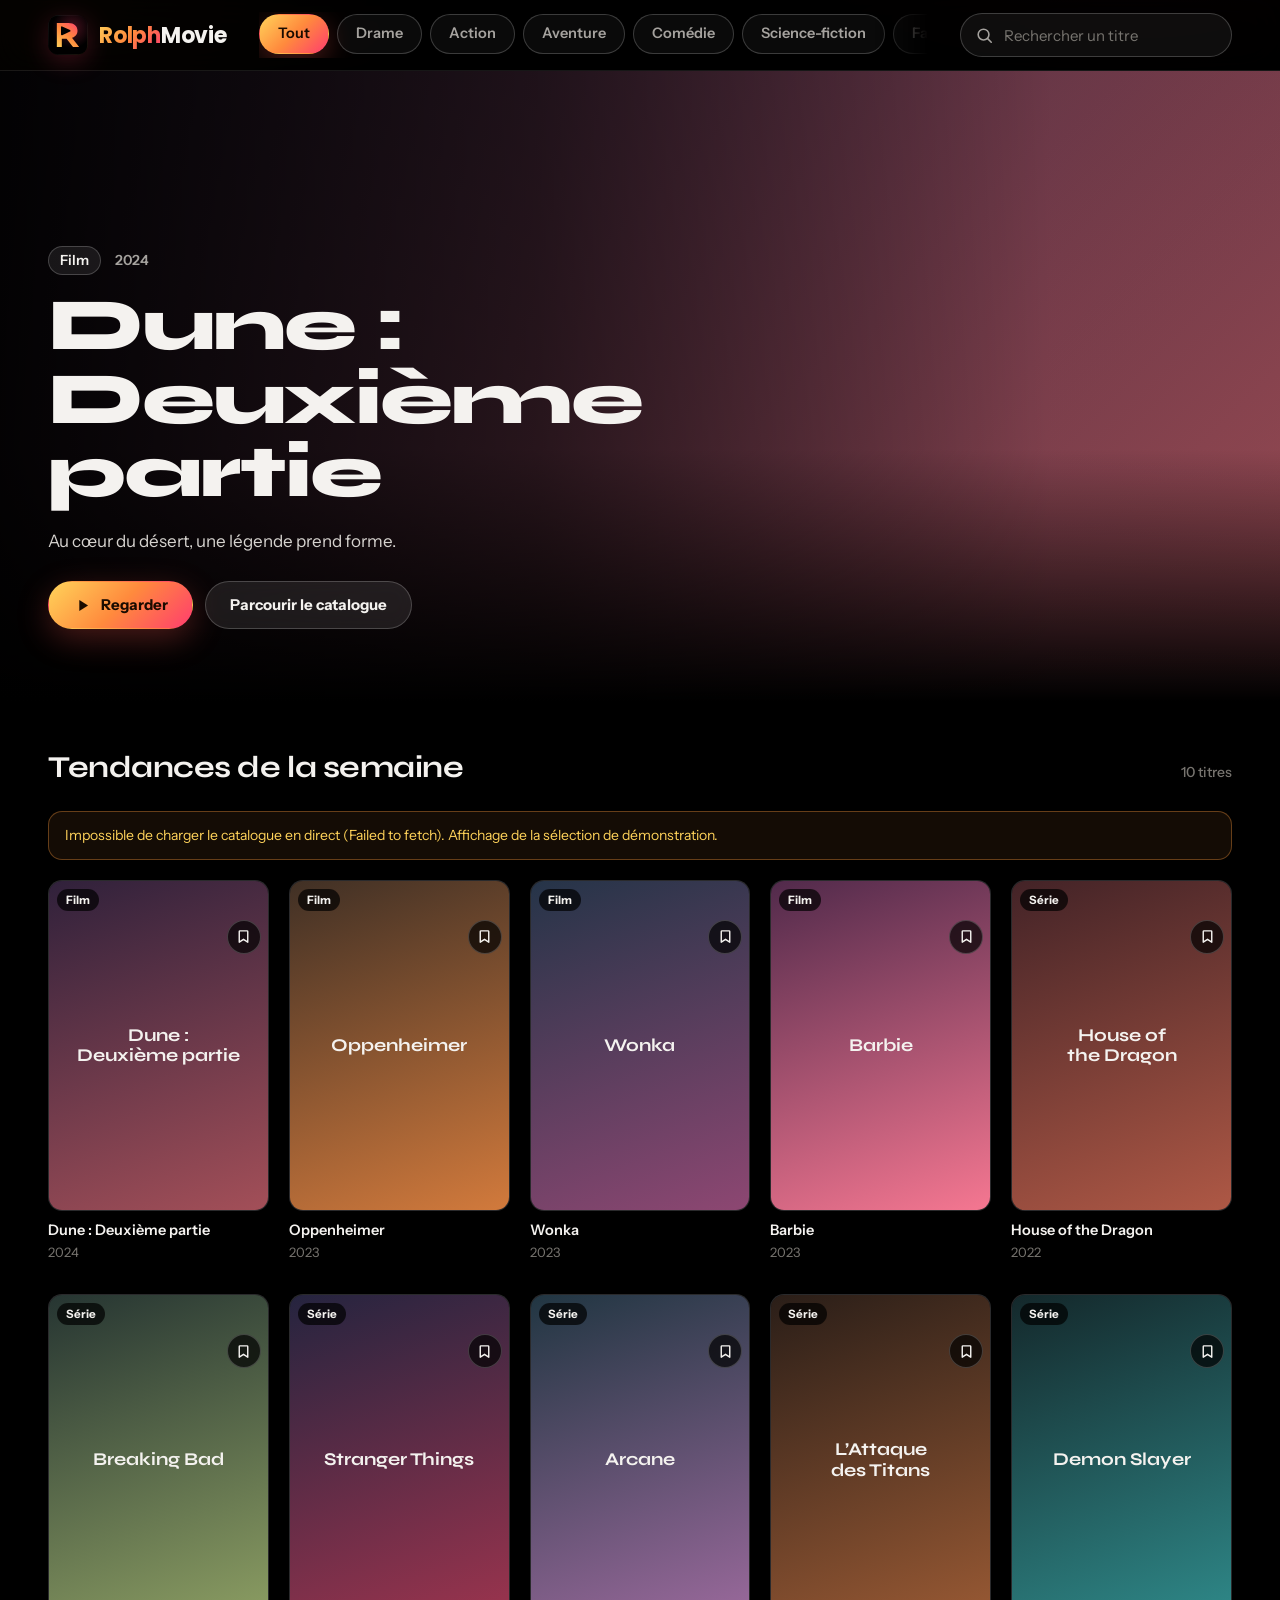
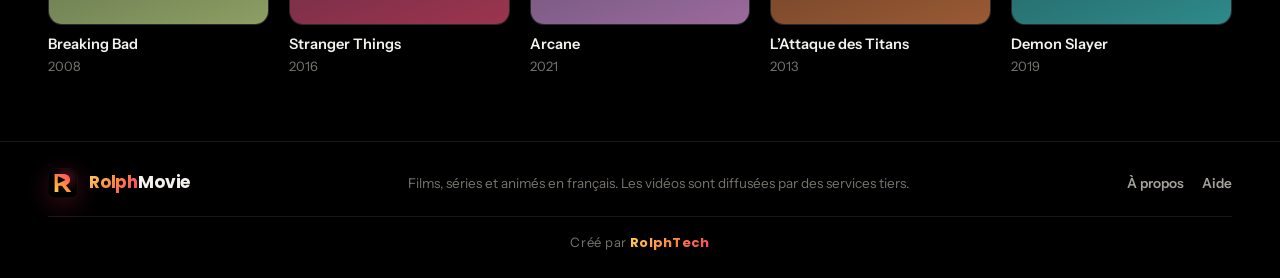
<file: index.html>
<!doctype html>
<html lang="fr">
<head>
  <meta charset="utf-8">
  <meta name="viewport" content="width=device-width, initial-scale=1, viewport-fit=cover">
  <meta name="theme-color" content="#000000">
  <meta name="description" content="RolphMovie : films, séries et animés en français, à regarder où que vous soyez.">
  <meta property="og:type" content="website">
  <meta property="og:title" content="RolphMovie">
  <meta property="og:description" content="Films, séries et animés en français, à regarder où que vous soyez.">
  <meta property="og:image" content="logo-512.png">
  <title>RolphMovie — Films, séries et animés en français</title>
  <link rel="icon" href="logo.svg" type="image/svg+xml">
  <link rel="apple-touch-icon" href="logo-192.png">
  <link rel="preconnect" href="https://image.tmdb.org">
  <link rel="preconnect" href="https://fonts.googleapis.com">
  <link rel="preconnect" href="https://fonts.gstatic.com" crossorigin>
  <link rel="stylesheet" href="https://fonts.googleapis.com/css2?family=Instrument+Sans:wght@400;500;600;700&family=Poppins:wght@600;700&family=Syne:wght@700;800&display=swap">
  <script>try{if(sessionStorage.getItem("rolph:splash-seen")==="1")document.documentElement.classList.add("no-splash")}catch(e){}</script>
  <link rel="stylesheet" href="style.css">
  <script src="config.js" defer></script>
  <script src="app.js" defer></script>
</head>
<body>
  <div class="splash-screen" id="splash-screen" role="status" aria-live="polite" aria-label="Chargement de RolphMovie">
    <div class="splash-content">
      <img class="splash-logo" src="logo.svg" alt="" width="104" height="104">
      <span class="splash-brand"><b>Rolph</b><span class="movie">Movie</span></span>
      <span class="splash-spinner" aria-hidden="true"></span>
    </div>
  </div>

  <header class="topbar" data-app-content inert aria-hidden="true">
    <a class="brand" href="index.html" aria-label="RolphMovie, accueil">
      <img class="brand-mark" src="logo.svg" alt="" width="40" height="40">
      <span class="brand-word"><b>Rolph</b><span class="movie">Movie</span></span>
    </a>
    <nav class="genre-rail" id="genre-rail" aria-label="Catégories"></nav>
    <nav class="main-nav" aria-label="Navigation principale" hidden>
      <button class="nav-link is-active" data-view="home" type="button">Accueil</button>
      <button class="nav-link" data-view="movie" type="button">Films</button>
      <button class="nav-link" data-view="tv" type="button">Séries</button>
      <button class="nav-link" data-view="anime" type="button">Animés</button>
      <button class="nav-link" data-view="new" type="button">Nouveautés</button>
      <button class="nav-link" data-view="top" type="button">Mieux notés</button>
      <button class="nav-link" data-view="list" type="button">Ma liste</button>
    </nav>
    <form class="search-form" role="search">
      <label class="sr-only" for="search-input">Rechercher un film, une série ou un animé</label>
      <svg viewBox="0 0 24 24" aria-hidden="true"><circle cx="10.8" cy="10.8" r="6.8"></circle><path d="m16 16 4.5 4.5"></path></svg>
      <input id="search-input" type="search" placeholder="Rechercher un titre" autocomplete="off">
      <button class="clear-search" type="button" aria-label="Effacer la recherche" hidden>×</button>
    </form>
  </header>

  <main data-app-content inert aria-hidden="true">
    <h1 class="sr-only">RolphMovie</h1>

    <section class="billboard" id="billboard" aria-labelledby="billboard-title">
      <div class="billboard-media" id="billboard-media" aria-hidden="true"></div>
      <div class="billboard-copy">
        <div class="billboard-meta" id="billboard-meta"></div>
        <h2 id="billboard-title">Films, séries et animés en français</h2>
        <p class="billboard-overview" id="billboard-overview">Choisissez un titre et lancez la lecture en un clic.</p>
        <div class="billboard-actions">
          <button class="button button-primary" id="billboard-play" type="button" hidden>
            <svg viewBox="0 0 24 24" aria-hidden="true"><path d="m8 5 11 7-11 7z"></path></svg>
            Regarder
          </button>
          <button class="button button-ghost" id="explore-button" type="button">Parcourir le catalogue</button>
        </div>
      </div>
    </section>

    <div class="shell">
      <div class="catalogue-heading">
        <h2 id="section-title">Tendances de la semaine</h2>
        <span class="catalogue-count" id="catalogue-count"></span>
      </div>
      <div class="notice" id="status-message" role="status" aria-live="polite" hidden></div>
      <section class="catalogue" id="catalogue" aria-label="Catalogue de films, séries et animés"></section>
    </div>
  </main>

  <footer class="footer" data-app-content inert aria-hidden="true">
    <a class="brand brand-small" href="index.html" aria-label="RolphMovie, accueil">
      <img class="brand-mark" src="logo.svg" alt="" width="30" height="30">
      <span class="brand-word"><b>Rolph</b><span class="movie">Movie</span></span>
    </a>
    <p>Films, séries et animés en français. Les vidéos sont diffusées par des services tiers.</p>
    <nav class="footer-links" aria-label="Informations"><a href="apropos.html">À propos</a><a href="aide.html">Aide</a></nav>
    <p class="footer-credit">Créé par <strong>RolphTech</strong></p>
  </footer>
</body>
</html>
</file>
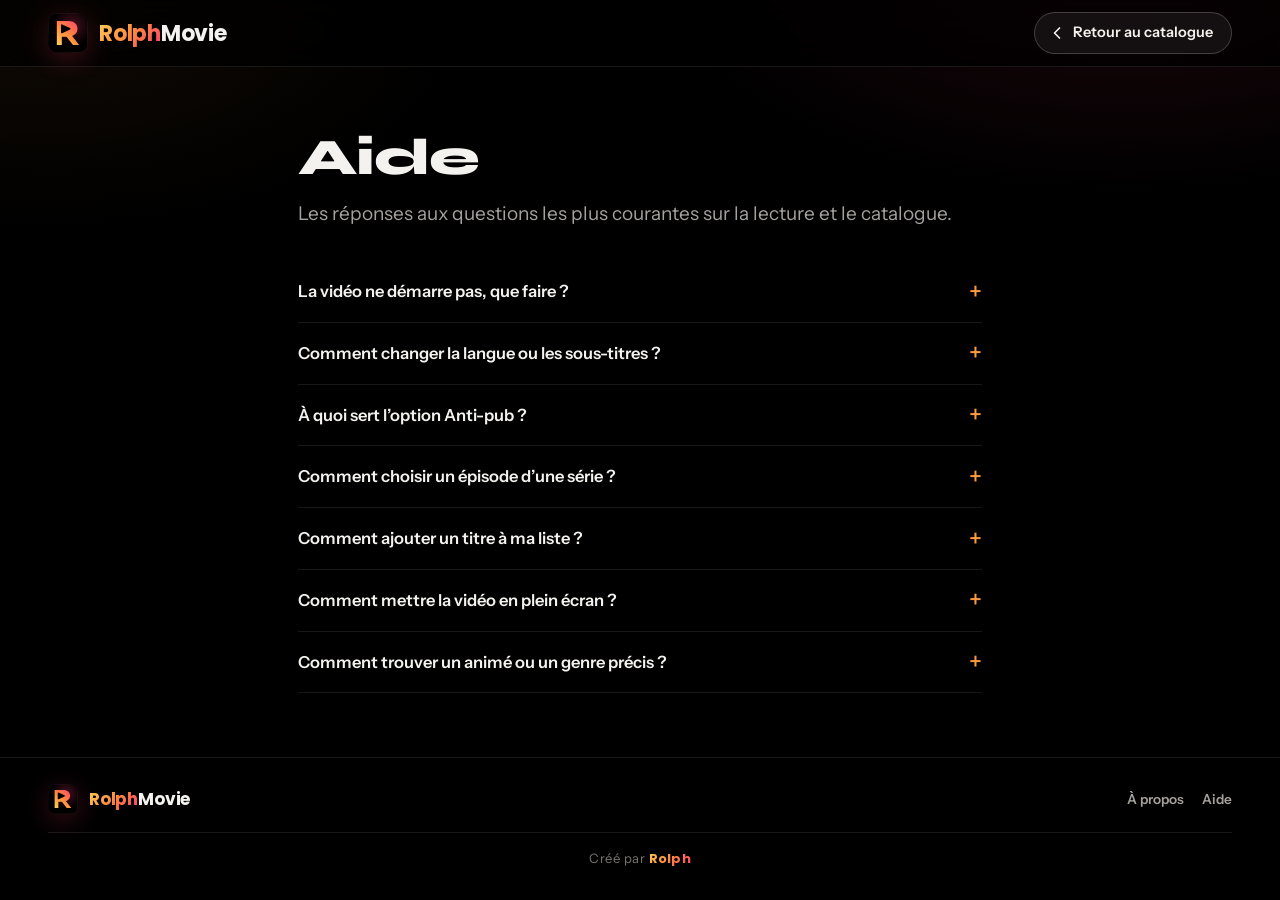
<file: aide.html>
<!doctype html>
<html lang="fr">
<head>
  <meta charset="utf-8">
  <meta name="viewport" content="width=device-width, initial-scale=1, viewport-fit=cover">
  <meta name="theme-color" content="#000000">
  <meta name="description" content="Aide RolphMovie : lecture, sources, sous-titres et ma liste.">
  <title>Aide — RolphMovie</title>
  <link rel="icon" href="logo.svg" type="image/svg+xml">
  <link rel="apple-touch-icon" href="logo-192.png">
  <link rel="preconnect" href="https://fonts.googleapis.com">
  <link rel="preconnect" href="https://fonts.gstatic.com" crossorigin>
  <link rel="stylesheet" href="https://fonts.googleapis.com/css2?family=Instrument+Sans:wght@400;500;600;700&family=Poppins:wght@600;700&family=Syne:wght@700;800&display=swap">
  <link rel="stylesheet" href="style.css">
</head>
<body>
  <header class="topbar player-topbar">
    <a class="brand" href="index.html" aria-label="RolphMovie, accueil">
      <img class="brand-mark" src="logo.svg" alt="" width="40" height="40">
      <span class="brand-word"><b>Rolph</b><span class="movie">Movie</span></span>
    </a>
    <a class="back-button" href="index.html">
      <svg viewBox="0 0 24 24" aria-hidden="true"><path d="m15 18-6-6 6-6"/></svg>
      <span>Retour au catalogue</span>
    </a>
  </header>
  <main class="info-page">
    <h1>Aide</h1>
    <p class="lead">Les réponses aux questions les plus courantes sur la lecture et le catalogue.</p>
    <div class="faq">
      <details><summary>La vidéo ne démarre pas, que faire ?</summary><p>Ouvrez le menu Source sous le lecteur et choisissez une autre source. Toutes les sources n’ont pas tous les titres.</p></details>
      <details><summary>Comment changer la langue ou les sous-titres ?</summary><p>Sous le lecteur, le menu Langue propose les sous-titres français, anglais ou la version originale sans sous-titres. Si la langue ne change pas, essayez une autre source.</p></details>
      <details><summary>À quoi sert l’option Anti-pub ?</summary><p>Elle bloque les fenêtres publicitaires ouvertes par certains lecteurs. Certaines sources refusent de fonctionner avec elle : désactivez-la si la vidéo ne se lance pas.</p></details>
      <details><summary>Comment choisir un épisode d’une série ?</summary><p>Sur la page de lecture d’une série, choisissez la saison et l’épisode dans les menus, puis touchez « Lire l’épisode ».</p></details>
      <details><summary>Comment ajouter un titre à ma liste ?</summary><p>Touchez le signet sur l’affiche d’un titre. Retrouvez-le ensuite dans l’onglet Ma liste. La liste est enregistrée sur cet appareil et ne se synchronise pas entre appareils.</p></details>
      <details><summary>Comment mettre la vidéo en plein écran ?</summary><p>Utilisez le bouton Plein écran sous le lecteur. Pour quitter, touchez Quitter en haut à gauche de la vidéo.</p></details>
      <details><summary>Comment trouver un animé ou un genre précis ?</summary><p>Ouvrez l’onglet Animés, ou choisissez une catégorie dans la barre sous la bannière. Vous pouvez aussi utiliser la recherche.</p></details>
    </div>
  </main>
  <footer class="footer">
    <a class="brand brand-small" href="index.html" aria-label="RolphMovie, accueil">
      <img class="brand-mark" src="logo.svg" alt="" width="30" height="30">
      <span class="brand-word"><b>Rolph</b><span class="movie">Movie</span></span>
    </a>
    <nav class="footer-links" aria-label="Informations"><a href="apropos.html">À propos</a><a href="aide.html">Aide</a></nav>
    <p class="footer-credit">Créé par <strong>Rolph</strong></p>
  </footer>
</body>
</html>
</file>
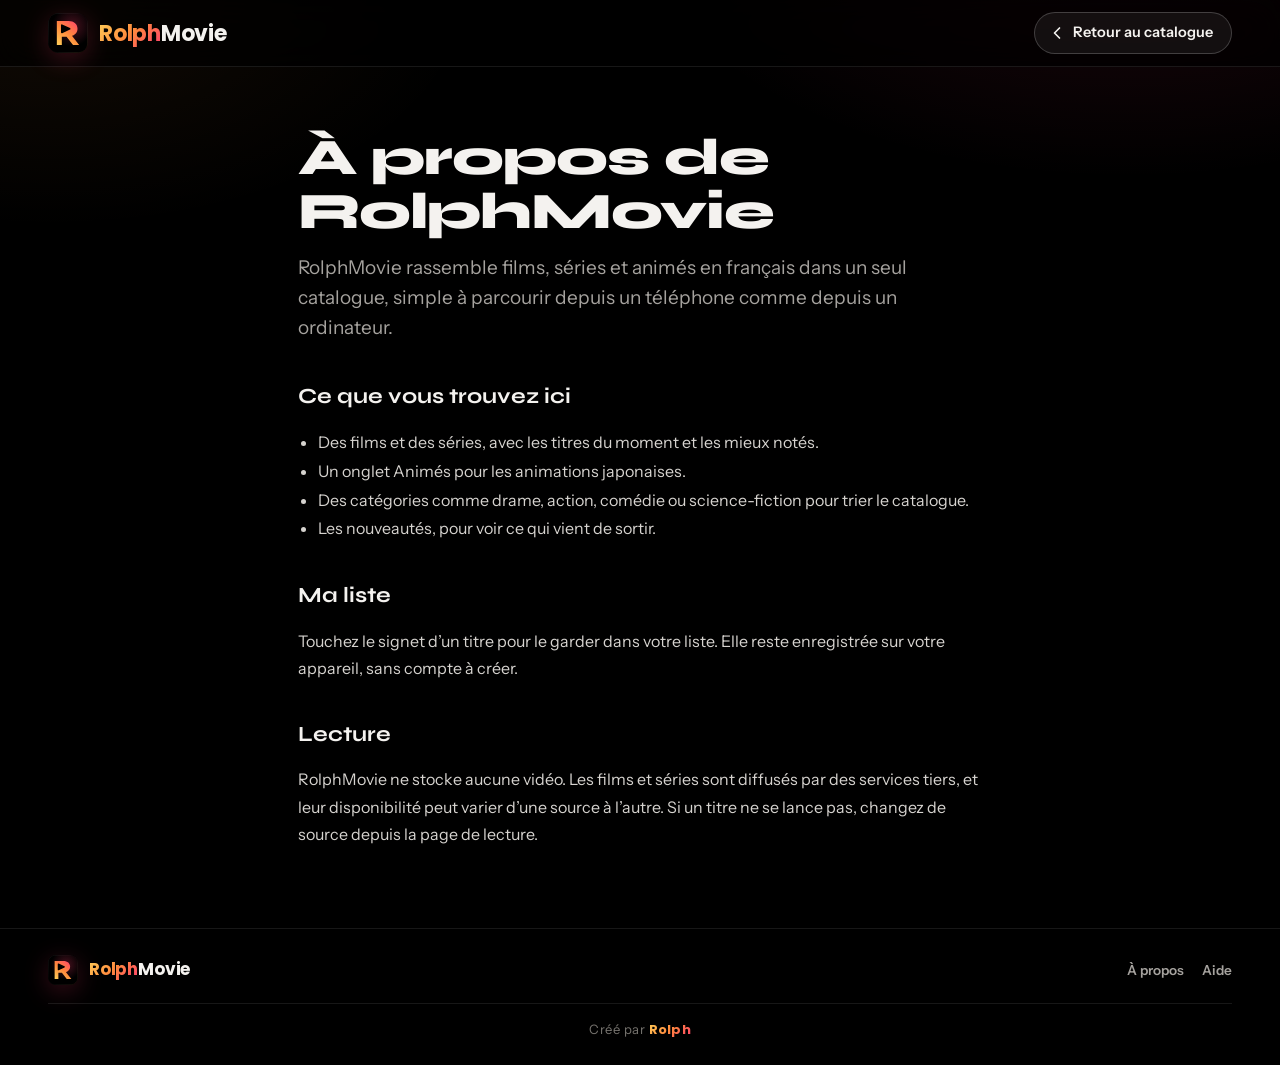
<file: apropos.html>
<!doctype html>
<html lang="fr">
<head>
  <meta charset="utf-8">
  <meta name="viewport" content="width=device-width, initial-scale=1, viewport-fit=cover">
  <meta name="theme-color" content="#000000">
  <meta name="description" content="À propos de RolphMovie : films, séries et animés en français.">
  <title>À propos — RolphMovie</title>
  <link rel="icon" href="logo.svg" type="image/svg+xml">
  <link rel="apple-touch-icon" href="logo-192.png">
  <link rel="preconnect" href="https://fonts.googleapis.com">
  <link rel="preconnect" href="https://fonts.gstatic.com" crossorigin>
  <link rel="stylesheet" href="https://fonts.googleapis.com/css2?family=Instrument+Sans:wght@400;500;600;700&family=Poppins:wght@600;700&family=Syne:wght@700;800&display=swap">
  <link rel="stylesheet" href="style.css">
</head>
<body>
  <header class="topbar player-topbar">
    <a class="brand" href="index.html" aria-label="RolphMovie, accueil">
      <img class="brand-mark" src="logo.svg" alt="" width="40" height="40">
      <span class="brand-word"><b>Rolph</b><span class="movie">Movie</span></span>
    </a>
    <a class="back-button" href="index.html">
      <svg viewBox="0 0 24 24" aria-hidden="true"><path d="m15 18-6-6 6-6"/></svg>
      <span>Retour au catalogue</span>
    </a>
  </header>
  <main class="info-page">
    <h1>À propos de RolphMovie</h1>
    <p class="lead">RolphMovie rassemble films, séries et animés en français dans un seul catalogue, simple à parcourir depuis un téléphone comme depuis un ordinateur.</p>
    <h2>Ce que vous trouvez ici</h2>
    <ul>
      <li>Des films et des séries, avec les titres du moment et les mieux notés.</li>
      <li>Un onglet Animés pour les animations japonaises.</li>
      <li>Des catégories comme drame, action, comédie ou science-fiction pour trier le catalogue.</li>
      <li>Les nouveautés, pour voir ce qui vient de sortir.</li>
    </ul>
    <h2>Ma liste</h2>
    <p>Touchez le signet d’un titre pour le garder dans votre liste. Elle reste enregistrée sur votre appareil, sans compte à créer.</p>
    <h2>Lecture</h2>
    <p>RolphMovie ne stocke aucune vidéo. Les films et séries sont diffusés par des services tiers, et leur disponibilité peut varier d’une source à l’autre. Si un titre ne se lance pas, changez de source depuis la page de lecture.</p>
  </main>
  <footer class="footer">
    <a class="brand brand-small" href="index.html" aria-label="RolphMovie, accueil">
      <img class="brand-mark" src="logo.svg" alt="" width="30" height="30">
      <span class="brand-word"><b>Rolph</b><span class="movie">Movie</span></span>
    </a>
    <nav class="footer-links" aria-label="Informations"><a href="apropos.html">À propos</a><a href="aide.html">Aide</a></nav>
    <p class="footer-credit">Créé par <strong>Rolph</strong></p>
  </footer>
</body>
</html>
</file>
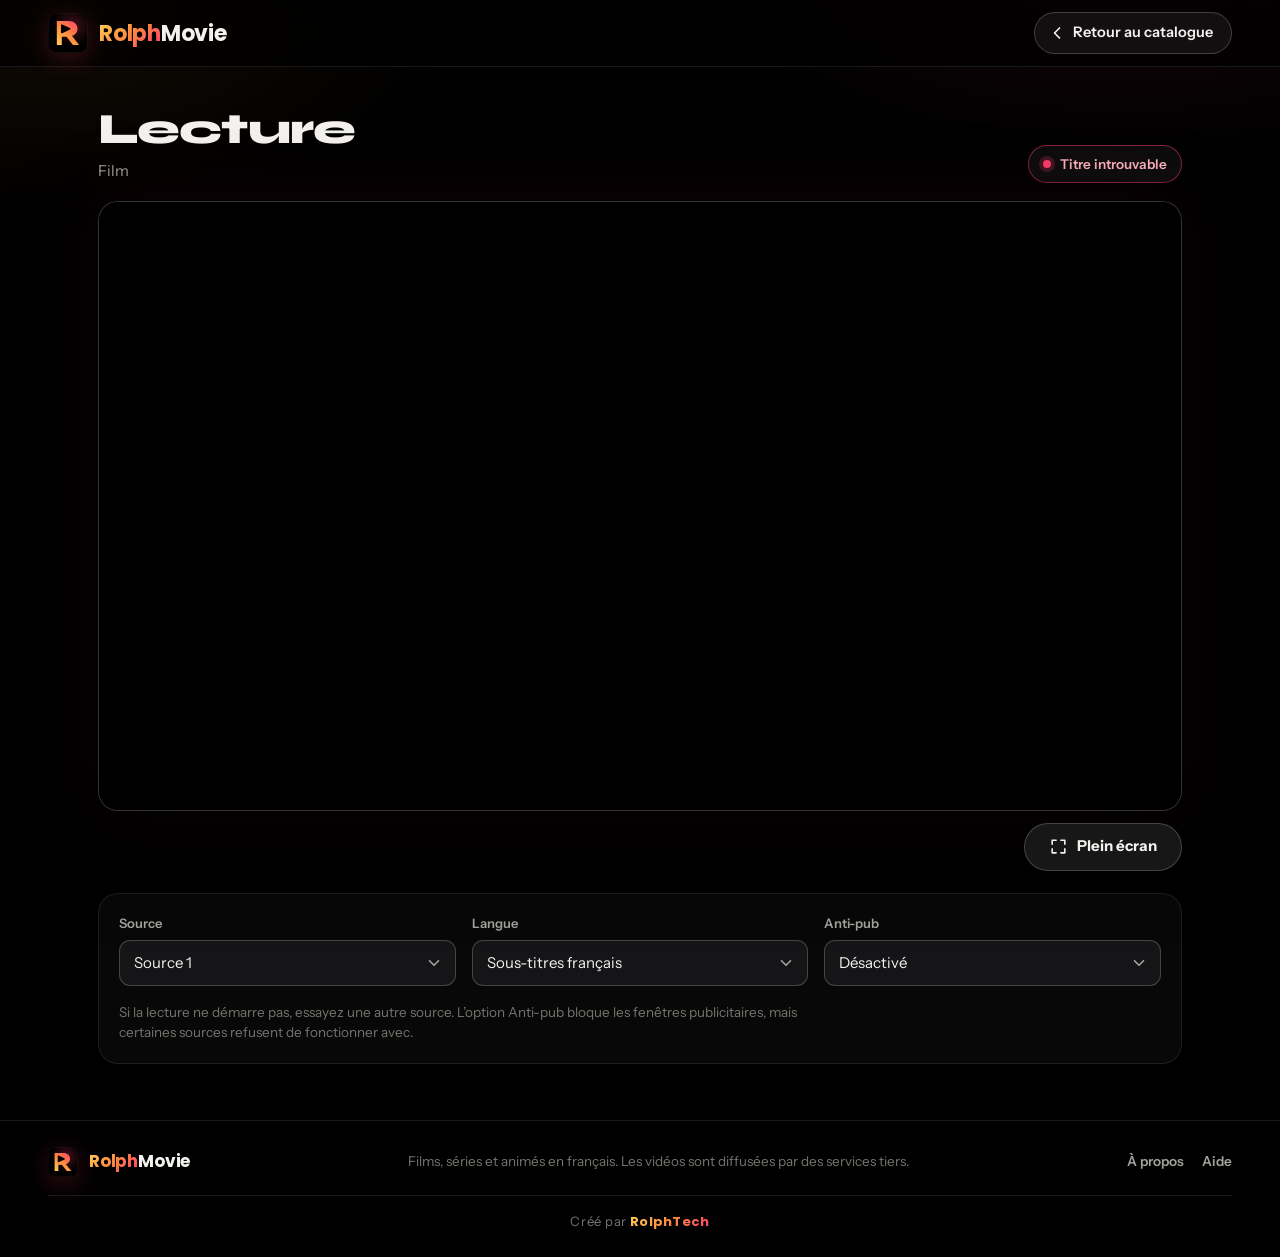
<file: player.html>
<!doctype html>
<html lang="fr">
<head>
  <meta charset="utf-8">
  <meta name="viewport" content="width=device-width, initial-scale=1, viewport-fit=cover">
  <meta name="theme-color" content="#000000">
  <meta name="description" content="Regardez votre sélection sur RolphMovie.">
  <title>Lecture — RolphMovie</title>
  <link rel="icon" href="logo.svg" type="image/svg+xml">
  <link rel="apple-touch-icon" href="logo-192.png">
  <link rel="preconnect" href="https://fonts.googleapis.com">
  <link rel="preconnect" href="https://fonts.gstatic.com" crossorigin>
  <link rel="stylesheet" href="https://fonts.googleapis.com/css2?family=Instrument+Sans:wght@400;500;600;700&family=Poppins:wght@600;700&family=Syne:wght@700;800&display=swap">
  <link rel="stylesheet" href="style.css">
  <script src="config.js" defer></script>
  <script src="app.js" defer></script>
</head>
<body data-page="player">
  <header class="topbar player-topbar">
    <a class="brand" href="index.html" aria-label="RolphMovie, accueil">
      <img class="brand-mark" src="logo.svg" alt="" width="40" height="40">
      <span class="brand-word"><b>Rolph</b><span class="movie">Movie</span></span>
    </a>
    <a class="back-button" href="index.html">
      <svg viewBox="0 0 24 24" aria-hidden="true"><path d="m15 18-6-6 6-6"/></svg>
      <span>Retour au catalogue</span>
    </a>
  </header>

  <main class="watch-page">
    <div class="watch-heading">
      <div>
        <h1 id="player-title">Chargement…</h1>
        <p class="watch-subtitle" id="player-subtitle">Préparation de la lecture</p>
      </div>
      <div class="source-status" id="source-status" role="status" aria-live="polite">
        <span class="status-indicator" aria-hidden="true"></span>
        <span id="source-status-text">Préparation du lecteur…</span>
      </div>
    </div>

    <section class="cinema-frame" aria-label="Lecteur vidéo">
      <div class="cinema-empty" id="player-message">
        <img class="cinema-logo" src="logo.svg" alt="" width="56" height="56">
        <p class="cinema-title">Connexion au lecteur</p>
        <p class="cinema-description" id="player-detail">Choisissez une source pour lancer la lecture.</p>
        <div class="loader-bars" aria-hidden="true"><i></i><i></i><i></i><i></i><i></i></div>
      </div>
      <iframe id="content-frame" title="Lecteur vidéo RolphMovie" allow="autoplay; fullscreen; picture-in-picture; encrypted-media" allowfullscreen referrerpolicy="origin" loading="lazy"></iframe>
      <button class="fs-exit" id="fullscreen-exit" type="button" aria-label="Quitter le plein écran" hidden>
        <svg viewBox="0 0 24 24" aria-hidden="true"><path d="M6 6l12 12M18 6 6 18"/></svg>
        <span>Quitter</span>
      </button>
    </section>

    <div class="fullscreen-row">
      <button class="button button-ghost" id="fullscreen-button" type="button" aria-pressed="false">
        <svg viewBox="0 0 24 24" aria-hidden="true"><path d="M4 9V4h5M20 9V4h-5M4 15v5h5M20 15v5h-5" fill="none" stroke="currentColor" stroke-width="2" stroke-linecap="round" stroke-linejoin="round"/></svg>
        <span>Plein écran</span>
      </button>
    </div>

    <div class="watch-toolbar">
      <span class="sr-only" id="source-note">Sélectionnez une source de lecture</span>
      <div class="control-grid">
        <div class="field">
          <label for="node-selector">Source</label>
          <select id="node-selector" aria-label="Choisir une source" disabled>
            <option value="">Chargement…</option>
          </select>
        </div>
        <div class="field">
          <label for="lang-selector">Langue</label>
          <select id="lang-selector" aria-label="Choisir la langue des sous-titres">
            <option value="fr">Sous-titres français</option>
            <option value="en">Sous-titres anglais</option>
            <option value="">VO sans sous-titres</option>
          </select>
        </div>
        <div class="field">
          <label for="adblock-toggle">Anti-pub</label>
          <select id="adblock-toggle" aria-label="Activer ou désactiver le blocage des fenêtres publicitaires">
            <option value="off">Désactivé</option>
            <option value="on">Activé</option>
          </select>
        </div>
        <div class="episode-controls" id="episode-controls" hidden>
          <div class="field">
            <label for="season-select">Saison</label>
            <select id="season-select" disabled aria-label="Choisir une saison">
              <option value="">Chargement…</option>
            </select>
          </div>
          <div class="field">
            <label for="episode-select">Épisode</label>
            <select id="episode-select" disabled aria-label="Choisir un épisode">
              <option value="">Chargement…</option>
            </select>
          </div>
          <button class="button button-primary" id="load-episode" type="button" disabled>Lire l’épisode</button>
        </div>
      </div>
      <p class="player-tip">Si la lecture ne démarre pas, essayez une autre source. L’option Anti-pub bloque les fenêtres publicitaires, mais certaines sources refusent de fonctionner avec.</p>
    </div>
  </main>

  <footer class="footer watch-footer">
    <a class="brand brand-small" href="index.html" aria-label="RolphMovie, accueil">
      <img class="brand-mark" src="logo.svg" alt="" width="30" height="30">
      <span class="brand-word"><b>Rolph</b><span class="movie">Movie</span></span>
    </a>
    <p>Films, séries et animés en français. Les vidéos sont diffusées par des services tiers.</p>
    <nav class="footer-links" aria-label="Informations"><a href="apropos.html">À propos</a><a href="aide.html">Aide</a></nav>
    <p class="footer-credit">Créé par <strong>RolphTech</strong></p>
  </footer>
</body>
</html>
</file>
<file: style.css>
/* RolphMovie — feuille de style
   Palette : noir pur (fond), braise orange et rose (marque, lecture). */

:root {
  --ink-950: #000000;
  --ink-900: #0a0a0b;
  --ink-800: #151517;
  --ink-700: #202024;
  --line: rgba(255, 255, 255, .09);
  --line-strong: rgba(255, 255, 255, .2);
  --text: #f4f2ef;
  --muted: #a5a29e;
  --faint: #77746f;
  --gold: #ff9a3d;
  --gold-soft: #ffd35a;
  --gold-deep: #ff3d6e;
  --royal: #ff3d6e;
  --red: #ff3d6e;
  --ember: linear-gradient(135deg, #ffd35a 0%, #ff8a3d 50%, #ff3d6e 100%);
  --radius-lg: 20px;
  --radius-md: 14px;
  --font-logo: "Poppins", "Syne", system-ui, sans-serif;
  --font-display: "Syne", "Poppins", system-ui, sans-serif;
  --font-body: "Instrument Sans", system-ui, -apple-system, "Segoe UI", sans-serif;
  --gutter: clamp(16px, 4vw, 48px);
  --header-h: 72px;
}

*, *::before, *::after { box-sizing: border-box; }
html { scroll-padding-top: 88px; -webkit-text-size-adjust: 100%; }
body {
  margin: 0;
  min-height: 100vh;
  color: var(--text);
  font-family: var(--font-body);
  font-size: 16px;
  line-height: 1.5;
  background:
    radial-gradient(820px 460px at 88% -10%, rgba(255, 61, 110, .13), transparent 62%),
    radial-gradient(700px 380px at 4% 0%, rgba(255, 154, 61, .07), transparent 60%),
    var(--ink-950);
  background-repeat: no-repeat;
  overflow-x: hidden;
}
img, svg { display: block; max-width: 100%; }
button, input, select { font: inherit; color: inherit; }
button { cursor: pointer; }
a { color: inherit; text-decoration: none; }
[hidden] { display: none !important; }
.sr-only {
  position: absolute; width: 1px; height: 1px; overflow: hidden;
  clip: rect(0, 0, 0, 0); clip-path: inset(50%); white-space: nowrap;
}
:focus-visible { outline: 2px solid var(--gold); outline-offset: 3px; }

/* ---------- Écran de démarrage ---------- */
.splash-screen {
  position: fixed; inset: 0; z-index: 100;
  display: grid; place-items: center;
  background: radial-gradient(560px 380px at 50% 42%, rgba(255, 61, 110, .2), transparent 70%), var(--ink-950);
  transition: opacity .55s ease, visibility .55s ease;
}
.splash-screen.is-hidden { opacity: 0; visibility: hidden; pointer-events: none; }
.splash-content { display: grid; justify-items: center; gap: 18px; }
.splash-logo {
  width: 104px; height: 104px; border-radius: 26px;
  filter: drop-shadow(0 0 40px rgba(255, 90, 90, .45));
  animation: splash-rise .9s cubic-bezier(.2, .8, .2, 1) both;
}
.splash-brand {
  font-size: 28px;
  animation: splash-rise .9s .12s cubic-bezier(.2, .8, .2, 1) both;
}
.splash-spinner {
  position: relative; width: 120px; height: 2px; overflow: hidden; border-radius: 2px;
  background: rgba(255, 255, 255, .1);
}
.splash-spinner::after {
  content: ""; position: absolute; inset: 0; width: 45%;
  background: linear-gradient(90deg, transparent, #ff8a3d, #ff3d6e, transparent);
  animation: splash-slide 1.1s ease-in-out infinite;
}
@keyframes splash-rise { from { opacity: 0; transform: translateY(14px) scale(.96); } to { opacity: 1; transform: none; } }
@keyframes splash-slide { from { transform: translateX(-100%); } to { transform: translateX(260%); } }

/* ---------- En-tête ---------- */
.topbar {
  position: sticky; top: 0; z-index: 50;
  display: grid; grid-template-columns: auto 1fr auto; align-items: center;
  gap: 12px 32px; padding: 12px var(--gutter);
  background: rgba(0, 0, 0, .72);
  -webkit-backdrop-filter: blur(18px) saturate(1.3); backdrop-filter: blur(18px) saturate(1.3);
  border-bottom: 1px solid var(--line);
}
.brand { display: inline-flex; align-items: center; gap: 11px; min-width: 0; }
.brand-mark { width: 40px; height: 40px; flex: 0 0 auto; border-radius: 11px; box-shadow: 0 6px 24px rgba(255, 61, 110, .22); }
.brand-word, .splash-brand { font-family: var(--font-logo); font-weight: 700; letter-spacing: -.01em; white-space: nowrap; color: var(--text); }
.brand-word { font-size: 22px; }
.brand-word b, .splash-brand b {
  font-weight: 700;
  background: var(--ember);
  -webkit-background-clip: text; background-clip: text; color: transparent; -webkit-text-fill-color: transparent;
}
.brand-small .brand-mark { width: 30px; height: 30px; border-radius: 8px; }
.brand-small .brand-word { font-size: 17px; }

.main-nav { display: flex; gap: 4px; }
.nav-link {
  position: relative; padding: 10px 16px; border: 0; border-radius: 999px;
  background: none; color: var(--muted); font-weight: 600; font-size: 15px;
  transition: color .2s ease, background-color .2s ease;
}
.nav-link:hover { color: var(--text); background: rgba(255, 255, 255, .05); }
.nav-link.is-active { color: var(--text); }
.nav-link.is-active::after {
  content: ""; position: absolute; left: 16px; right: 16px; bottom: 3px; height: 2px; border-radius: 2px;
  background: var(--ember);
}

.search-form {
  position: relative; display: flex; align-items: center; justify-self: end;
  width: min(340px, 100%); height: 44px; padding: 0 14px;
  border: 1px solid var(--line-strong); border-radius: 999px; background: rgba(255, 255, 255, .05);
  transition: border-color .2s ease, background-color .2s ease;
}
.search-form:focus-within { border-color: var(--gold); background: rgba(255, 255, 255, .08); }
.search-form svg { width: 19px; height: 19px; flex: 0 0 auto; fill: none; stroke: var(--muted); stroke-width: 2; stroke-linecap: round; }
.search-form input {
  flex: 1; min-width: 0; height: 100%; padding: 0 10px; border: 0; outline: 0; background: none; font-size: 15px;
}
.search-form input::placeholder { color: var(--faint); }
.search-form input::-webkit-search-cancel-button { display: none; }
.clear-search { border: 0; background: none; color: var(--muted); font-size: 22px; line-height: 1; padding: 0 2px; }
.clear-search:hover { color: var(--text); }

/* ---------- Boutons ---------- */
.button {
  display: inline-flex; align-items: center; justify-content: center; gap: 9px;
  height: 48px; padding: 0 24px; border: 1px solid transparent; border-radius: 999px;
  font-weight: 700; font-size: 15px; white-space: nowrap;
  transition: transform .15s ease, box-shadow .2s ease, background-color .2s ease;
}
.button svg { width: 19px; height: 19px; fill: currentColor; }
.button:active { transform: scale(.97); }
.button-primary {
  color: #1a0b00; background: var(--ember);
  box-shadow: 0 10px 32px rgba(255, 90, 80, .28);
}
.button-primary:hover { box-shadow: 0 14px 42px rgba(255, 90, 80, .45); }
.button-primary:disabled { opacity: .45; cursor: not-allowed; box-shadow: none; transform: none; }
.button-ghost {
  background: rgba(255, 255, 255, .09); border-color: var(--line-strong);
  -webkit-backdrop-filter: blur(10px); backdrop-filter: blur(10px);
}
.button-ghost:hover { background: rgba(255, 255, 255, .15); }

/* ---------- À la une ---------- */
.billboard {
  position: relative; isolation: isolate; display: flex; align-items: flex-end;
  min-height: clamp(440px, 70svh, 660px); overflow: hidden;
  padding: 0 var(--gutter) clamp(32px, 6vw, 72px);
  background: linear-gradient(135deg, var(--from, #2a1018), var(--to, #050505));
}
.billboard-media { position: absolute; inset: 0; z-index: -2; }
.billboard-media img {
  width: 100%; height: 100%; object-fit: cover; object-position: center 20%;
  opacity: 0; transform: scale(1.05);
  transition: opacity 1s ease, transform 2.4s cubic-bezier(.2, .7, .2, 1);
}
.billboard.is-loaded .billboard-media img { opacity: 1; transform: none; }
.billboard::before {
  content: ""; position: absolute; inset: 0; z-index: -1;
  background:
    linear-gradient(90deg, rgba(0, 0, 0, .95) 0%, rgba(0, 0, 0, .62) 42%, rgba(0, 0, 0, .06) 82%),
    linear-gradient(0deg, var(--ink-950) 0%, rgba(0, 0, 0, 0) 40%);
}
.billboard-copy { width: min(100%, 580px); }
.billboard-meta { display: flex; flex-wrap: wrap; align-items: center; gap: 10px 14px; margin-bottom: 14px; color: var(--muted); font-size: 14px; font-weight: 600; }
.billboard-meta:empty { display: none; }
.chip-type {
  padding: 3px 11px; border: 1px solid var(--line-strong); border-radius: 999px;
  color: var(--text); background: rgba(255, 255, 255, .08);
}
.chip-rating { color: var(--gold); }
.billboard h2 {
  margin: 0; font-family: var(--font-display); font-weight: 800;
  font-size: clamp(2.3rem, 7vw, 4.6rem); line-height: 1; letter-spacing: -.025em; text-wrap: balance;
}
.billboard-overview {
  display: -webkit-box; -webkit-box-orient: vertical; -webkit-line-clamp: 3; overflow: hidden;
  max-width: 52ch; margin: 18px 0 26px; color: #d6d3cf; font-size: clamp(15px, 2vw, 17px); line-height: 1.6;
}
.billboard-actions { display: flex; flex-wrap: wrap; gap: 12px; }

/* ---------- Catalogue ---------- */
.shell { padding: 0 var(--gutter); max-width: 1480px; margin: 0 auto; }
.catalogue-heading { display: flex; align-items: baseline; justify-content: space-between; gap: 16px; margin: clamp(24px, 4vw, 44px) 0 20px; }
.catalogue-heading h2 { margin: 0; font-family: var(--font-display); font-size: clamp(1.4rem, 3vw, 1.9rem); font-weight: 700; letter-spacing: -.015em; }
.catalogue-count { flex: 0 0 auto; color: var(--faint); font-size: 14px; font-weight: 500; white-space: nowrap; }
.notice {
  margin: 0 0 20px; padding: 13px 16px; border: 1px solid rgba(255, 154, 61, .35); border-radius: var(--radius-md);
  color: var(--gold-soft); background: rgba(255, 154, 61, .08); font-size: 14px;
}
.catalogue { display: grid; grid-template-columns: repeat(auto-fill, minmax(150px, 1fr)); gap: 26px 16px; padding-bottom: 64px; }
.empty-state { grid-column: 1 / -1; padding: 56px 0; color: var(--muted); text-align: center; }

.media-card { min-width: 0; }
.poster {
  position: relative; display: block; width: 100%; aspect-ratio: 2 / 3; padding: 0; overflow: hidden;
  border: 1px solid var(--line); border-radius: var(--radius-md); background: var(--ink-800);
  transition: transform .25s ease, border-color .25s ease, box-shadow .25s ease;
}
.poster img { width: 100%; height: 100%; object-fit: cover; transition: transform .5s ease; }
.poster-fallback {
  display: grid; place-items: center; width: 100%; height: 100%; padding: 14px; text-align: center;
  background: linear-gradient(160deg, var(--from, #2b1a22), var(--to, #6b2a40));
}
.poster-fallback span { font-family: var(--font-display); font-weight: 700; font-size: 18px; line-height: 1.15; text-wrap: balance; }
.poster-type, .poster-rating {
  position: absolute; top: 8px; padding: 3px 9px; border-radius: 999px;
  font-size: 11.5px; font-weight: 700; line-height: 1.4;
  background: rgba(0, 0, 0, .7); -webkit-backdrop-filter: blur(8px); backdrop-filter: blur(8px);
}
.poster-type { left: 8px; color: var(--text); }
.poster-rating { right: 8px; color: var(--gold); }
.poster-play {
  position: absolute; right: 10px; bottom: 10px; display: grid; place-items: center;
  width: 42px; height: 42px; border-radius: 50%; background: var(--ember);
  box-shadow: 0 8px 22px rgba(255, 61, 110, .5); opacity: 0; transform: translateY(6px) scale(.9);
  transition: opacity .2s ease, transform .2s ease;
}
.poster-play svg { width: 18px; height: 18px; margin-left: 2px; fill: #fff; }
.poster:focus-visible .poster-play { opacity: 1; transform: none; }
@media (hover: hover) {
  .poster:hover { transform: translateY(-4px); border-color: rgba(255, 138, 61, .65); box-shadow: 0 18px 44px rgba(255, 61, 110, .16), 0 18px 40px rgba(0, 0, 0, .6); }
  .poster:hover img { transform: scale(1.05); }
  .poster:hover .poster-play { opacity: 1; transform: none; }
}
.card-meta { margin-top: 10px; }
.card-title {
  display: -webkit-box; -webkit-box-orient: vertical; -webkit-line-clamp: 2; overflow: hidden;
  font-size: 14.5px; font-weight: 600; line-height: 1.3;
}
.card-year { display: block; margin-top: 3px; color: var(--faint); font-size: 13px; }

.skeleton {
  aspect-ratio: 2 / 3; border-radius: var(--radius-md);
  background: linear-gradient(100deg, var(--ink-900) 30%, var(--ink-800) 50%, var(--ink-900) 70%);
  background-size: 220% 100%; animation: shimmer 1.4s linear infinite;
}
@keyframes shimmer { from { background-position: 120% 0; } to { background-position: -120% 0; } }

/* ---------- Pied de page ---------- */
.footer {
  display: flex; flex-wrap: wrap; align-items: center; justify-content: space-between; gap: 14px 28px;
  padding: 26px var(--gutter) calc(26px + env(safe-area-inset-bottom)); border-top: 1px solid var(--line);
  color: var(--faint); font-size: 13.5px;
}
.footer p { margin: 0; max-width: 60ch; }
.footer .footer-credit {
  flex: 1 0 100%; max-width: none; margin-top: 4px; padding-top: 16px; border-top: 1px solid var(--line);
  text-align: center; font-size: 13px; letter-spacing: .04em;
}
.footer-credit strong {
  font-family: var(--font-logo); font-weight: 700; letter-spacing: .02em;
  background: var(--ember);
  -webkit-background-clip: text; background-clip: text; color: transparent; -webkit-text-fill-color: transparent;
}

/* ---------- Page de lecture ---------- */
.player-topbar { grid-template-columns: auto 1fr; }
.back-button {
  display: inline-flex; align-items: center; gap: 6px; justify-self: end; height: 42px; padding: 0 18px 0 12px;
  border: 1px solid var(--line-strong); border-radius: 999px; background: rgba(255, 255, 255, .06);
  font-size: 14.5px; font-weight: 600; transition: background-color .2s ease;
}
.back-button:hover { background: rgba(255, 255, 255, .12); }
.back-button svg { width: 20px; height: 20px; fill: none; stroke: currentColor; stroke-width: 2; stroke-linecap: round; stroke-linejoin: round; }

.watch-page { width: min(100%, 1180px); margin: 0 auto; padding: clamp(20px, 4vw, 40px) var(--gutter) 56px; }
.watch-heading { display: flex; flex-wrap: wrap; align-items: flex-end; justify-content: space-between; gap: 14px 24px; margin-bottom: 18px; }
.watch-heading h1 { margin: 0; font-family: var(--font-display); font-weight: 800; font-size: clamp(1.7rem, 4.5vw, 2.7rem); line-height: 1.05; letter-spacing: -.02em; text-wrap: balance; }
.watch-subtitle { margin: 8px 0 0; color: var(--muted); font-size: 15px; }
.source-status {
  display: inline-flex; align-items: center; gap: 9px; padding: 8px 14px;
  border: 1px solid var(--line-strong); border-radius: 999px; background: rgba(255, 255, 255, .05);
  color: var(--muted); font-size: 13.5px; font-weight: 600;
}
.status-indicator { width: 8px; height: 8px; flex: 0 0 auto; border-radius: 50%; background: var(--gold); box-shadow: 0 0 0 4px rgba(255, 154, 61, .18); }
.source-status.is-error { color: #ffb4c0; border-color: rgba(255, 61, 110, .5); }
.source-status.is-error .status-indicator { background: var(--red); box-shadow: 0 0 0 4px rgba(255, 61, 110, .22); }

.cinema-frame {
  position: relative; width: 100%; aspect-ratio: 16 / 9; min-height: 220px; max-height: min(74vh, 760px);
  overflow: hidden; border: 1px solid var(--line-strong); border-radius: var(--radius-lg); background: #000;
  box-shadow: 0 30px 90px rgba(0, 0, 0, .7), 0 0 80px rgba(255, 61, 110, .08);
}
.cinema-frame iframe { position: absolute; inset: 0; width: 100%; height: 100%; border: 0; background: #000; }
.cinema-empty {
  position: absolute; inset: 0; display: grid; place-content: center; justify-items: center; gap: 8px; padding: 24px; text-align: center;
  background: radial-gradient(520px 300px at 50% 40%, rgba(255, 61, 110, .16), transparent 70%);
}
.cinema-logo { width: 56px; height: 56px; margin-bottom: 8px; border-radius: 15px; box-shadow: 0 10px 34px rgba(0, 0, 0, .5); }
.cinema-title { margin: 0; font-family: var(--font-display); font-size: 20px; font-weight: 700; }
.cinema-description { max-width: 46ch; margin: 0; color: var(--muted); font-size: 14.5px; }
.cinema-empty.is-error .cinema-title { color: #ffb4c0; }
.loader-bars { display: flex; align-items: flex-end; gap: 4px; height: 24px; margin-top: 14px; }
.loader-bars i { width: 4px; height: 100%; border-radius: 2px; background: var(--ember); transform-origin: bottom; animation: bars 1s ease-in-out infinite; }
.loader-bars i:nth-child(2) { animation-delay: .12s; }
.loader-bars i:nth-child(3) { animation-delay: .24s; }
.loader-bars i:nth-child(4) { animation-delay: .36s; }
.loader-bars i:nth-child(5) { animation-delay: .48s; }
@keyframes bars { 0%, 100% { transform: scaleY(.25); } 50% { transform: scaleY(1); } }

.watch-toolbar { margin-top: 22px; padding: 20px; border: 1px solid var(--line); border-radius: var(--radius-lg); background: rgba(255, 255, 255, .03); }
.control-grid { display: grid; grid-template-columns: repeat(auto-fit, minmax(170px, 1fr)); gap: 16px; }
.episode-controls { display: contents; }
.field label { display: block; margin-bottom: 7px; color: var(--muted); font-size: 13px; font-weight: 600; }
.field select {
  width: 100%; height: 46px; padding: 0 38px 0 14px; border: 1px solid var(--line-strong); border-radius: 11px;
  background: var(--ink-800) url("data:image/svg+xml,%3Csvg xmlns='http://www.w3.org/2000/svg' viewBox='0 0 24 24' fill='none' stroke='%23a5a29e' stroke-width='2.2' stroke-linecap='round' stroke-linejoin='round'%3E%3Cpath d='m6 9 6 6 6-6'/%3E%3C/svg%3E") no-repeat right 12px center / 18px;
  -webkit-appearance: none; appearance: none; font-size: 15px; text-overflow: ellipsis;
  transition: border-color .2s ease;
}
.field select:hover:not(:disabled) { border-color: rgba(255, 138, 61, .6); }
.field select:disabled { color: var(--faint); opacity: .7; }
.episode-controls .button { align-self: end; }
.player-tip { margin: 16px 0 0; color: var(--faint); font-size: 13.5px; max-width: 80ch; }

/* ---------- Adaptation mobile ---------- */
@media (max-width: 820px) {
  .topbar:not(.player-topbar) { position: relative; grid-template-columns: 1fr; gap: 12px; }
  .topbar:not(.player-topbar) .search-form { justify-self: stretch; width: 100%; }
  .main-nav { order: 3; margin: 0 -8px; }
  .nav-link { padding: 9px 14px; }
  .search-form { height: 42px; }
  .billboard { min-height: clamp(420px, 66svh, 600px); }
  .billboard::before {
    background:
      linear-gradient(0deg, var(--ink-950) 2%, rgba(0, 0, 0, .8) 38%, rgba(0, 0, 0, .1) 100%);
  }
  .billboard-media img { object-position: 62% 18%; }
  .catalogue { grid-template-columns: repeat(2, minmax(0, 1fr)); gap: 22px 14px; }
}
@media (min-width: 821px) and (max-width: 1100px) {
  .topbar { gap: 12px 16px; }
  .search-form { width: min(240px, 100%); }
}
@media (min-width: 640px) and (max-width: 820px) {
  .catalogue { grid-template-columns: repeat(3, minmax(0, 1fr)); }
}
@media (min-width: 1100px) {
  .catalogue { grid-template-columns: repeat(auto-fill, minmax(190px, 1fr)); gap: 32px 20px; }
}
@media (max-width: 520px) {
  .player-topbar .back-button span { display: none; }
  .player-topbar .back-button { padding: 0 12px; }
  .watch-toolbar { padding: 16px; }
  .control-grid { grid-template-columns: 1fr 1fr; gap: 14px; }
  .control-grid > .field:first-child { grid-column: 1 / -1; }
  .episode-controls .button { grid-column: 1 / -1; }
  .billboard-actions .button { flex: 1 1 100%; }
}

@media (prefers-reduced-motion: reduce) {
  *, *::before, *::after { animation-duration: .01ms !important; animation-iteration-count: 1 !important; transition-duration: .01ms !important; }
}

.no-splash .splash-screen { display: none; }

/* Plein écran du lecteur */
.fullscreen-row { display: flex; justify-content: flex-end; margin-top: 12px; }
.fs-exit {
  position: absolute; top: 12px; left: 12px; z-index: 5; display: inline-flex; align-items: center; gap: 6px;
  padding: 8px 14px 8px 10px; border: 1px solid var(--line-strong); border-radius: 999px;
  background: rgba(0, 0, 0, .62); color: var(--text); font: inherit; font-size: 13px; font-weight: 600;
  cursor: pointer; backdrop-filter: blur(6px);
}
.fs-exit[hidden] { display: none; }
.fs-exit svg { width: 16px; height: 16px; fill: none; stroke: currentColor; stroke-width: 2.4; stroke-linecap: round; }
.cinema-frame:fullscreen, .cinema-frame:-webkit-full-screen {
  width: 100vw; height: 100vh; max-height: none; aspect-ratio: auto; border: 0; border-radius: 0;
}
.cinema-frame.is-pseudo-fullscreen {
  position: fixed; inset: 0; z-index: 1000; width: 100vw; height: 100vh; height: 100dvh;
  max-height: none; min-height: 0; aspect-ratio: auto; border: 0; border-radius: 0;
}
body.has-fullscreen { overflow: hidden; }


/* ---------- Catégories (genres) ---------- */
.genre-rail {
  display: flex; gap: 8px; margin: clamp(22px, 3.5vw, 36px) calc(var(--gutter) * -1) 0; padding: 4px var(--gutter) 6px;
  overflow-x: auto; scroll-snap-type: x proximity; scroll-padding-inline: var(--gutter); scrollbar-width: none; -webkit-overflow-scrolling: touch;
  -webkit-mask-image: linear-gradient(90deg, #000 calc(100% - 56px), transparent 100%);
  mask-image: linear-gradient(90deg, #000 calc(100% - 56px), transparent 100%);
}
.genre-rail::-webkit-scrollbar { display: none; }
.genre-chip {
  flex: 0 0 auto; height: 40px; padding: 0 18px; scroll-snap-align: start;
  border: 1px solid var(--line-strong); border-radius: 999px; background: rgba(255, 255, 255, .04);
  color: var(--muted); font-size: 14.5px; font-weight: 600; white-space: nowrap;
  transition: color .2s ease, background-color .2s ease, border-color .2s ease, transform .15s ease;
}
.genre-chip:active { transform: scale(.96); }
@media (hover: hover) {
  .genre-chip:hover { color: var(--text); border-color: rgba(255, 138, 61, .6); background: rgba(255, 255, 255, .08); }
}
.genre-chip.is-active {
  color: #1a0b00; border-color: transparent; background: var(--ember);
  box-shadow: 0 8px 26px rgba(255, 90, 80, .28);
}
.genre-chip[hidden] { display: none; }
.catalogue-heading { margin-top: clamp(16px, 2.5vw, 26px); }

/* Bouton d'effacement du filtre quand rien ne correspond */
.empty-state .button { margin-top: 18px; }
.empty-state p { margin: 0; }

/* ---------- Navigation étendue ---------- */
.main-nav { overflow-x: auto; scrollbar-width: none; }
.main-nav::-webkit-scrollbar { display: none; }
.nav-link { flex: 0 0 auto; white-space: nowrap; }

/* ---------- Ma liste ---------- */
.media-card { position: relative; }
.save-btn {
  position: absolute; top: 40px; right: 8px; z-index: 2; display: grid; place-items: center;
  width: 34px; height: 34px; padding: 0; border: 1px solid var(--line-strong); border-radius: 50%;
  background: rgba(0, 0, 0, .7); -webkit-backdrop-filter: blur(8px); backdrop-filter: blur(8px);
  transition: background-color .2s ease, transform .15s ease;
}
.save-btn svg { width: 17px; height: 17px; fill: none; stroke: var(--text); stroke-width: 2; stroke-linejoin: round; }
.save-btn:active { transform: scale(.9); }
.save-btn.is-saved { background: var(--ember); border-color: transparent; }
.save-btn.is-saved svg { fill: #1a0b00; stroke: #1a0b00; }

/* ---------- Pied de page : liens ---------- */
.footer-links { display: flex; gap: 18px; }
.footer-links a { color: var(--muted); font-weight: 600; }
.footer-links a:hover { color: var(--text); }

/* ---------- Pages d'information ---------- */
.info-page { width: min(100%, 780px); margin: 0 auto; padding: clamp(28px, 6vw, 64px) var(--gutter) 64px; }
.info-page h1 { margin: 0 0 14px; font-family: var(--font-display); font-weight: 800; font-size: clamp(2rem, 6vw, 3.2rem); line-height: 1.05; letter-spacing: -.02em; text-wrap: balance; }
.info-page .lead { margin: 0 0 32px; color: var(--muted); font-size: clamp(16px, 2.2vw, 19px); line-height: 1.6; max-width: 60ch; }
.info-page h2 { margin: 36px 0 10px; font-family: var(--font-display); font-weight: 700; font-size: 1.35rem; }
.info-page p { max-width: 65ch; color: #d6d3cf; line-height: 1.7; }
.info-page ul { padding-left: 20px; color: #d6d3cf; line-height: 1.8; max-width: 65ch; }
.faq details { border-bottom: 1px solid var(--line); }
.faq summary { display: flex; align-items: center; justify-content: space-between; gap: 16px; padding: 18px 0; font-weight: 600; font-size: 16.5px; cursor: pointer; list-style: none; }
.faq summary::-webkit-details-marker { display: none; }
.faq summary::after { content: "+"; flex: 0 0 auto; color: var(--gold); font-size: 24px; font-weight: 500; line-height: 1; transition: transform .2s ease; }
.faq details[open] summary::after { transform: rotate(45deg); }
.faq details p { margin: 0 0 18px; }

/* ---------- Catégories dans l'en-tête (à la place de la barre Accueil / Films…) ---------- */
.topbar .genre-rail { min-width: 0; margin: 0; padding: 2px 0 4px; scroll-padding-inline: 0; }
.catalogue-heading { margin-top: clamp(24px, 4vw, 44px); }
@media (max-width: 820px) {
  .topbar:not(.player-topbar) .genre-rail { order: 3; margin: 0 calc(var(--gutter) * -1); padding: 2px var(--gutter) 4px; scroll-padding-inline: var(--gutter); }
}
</file>
